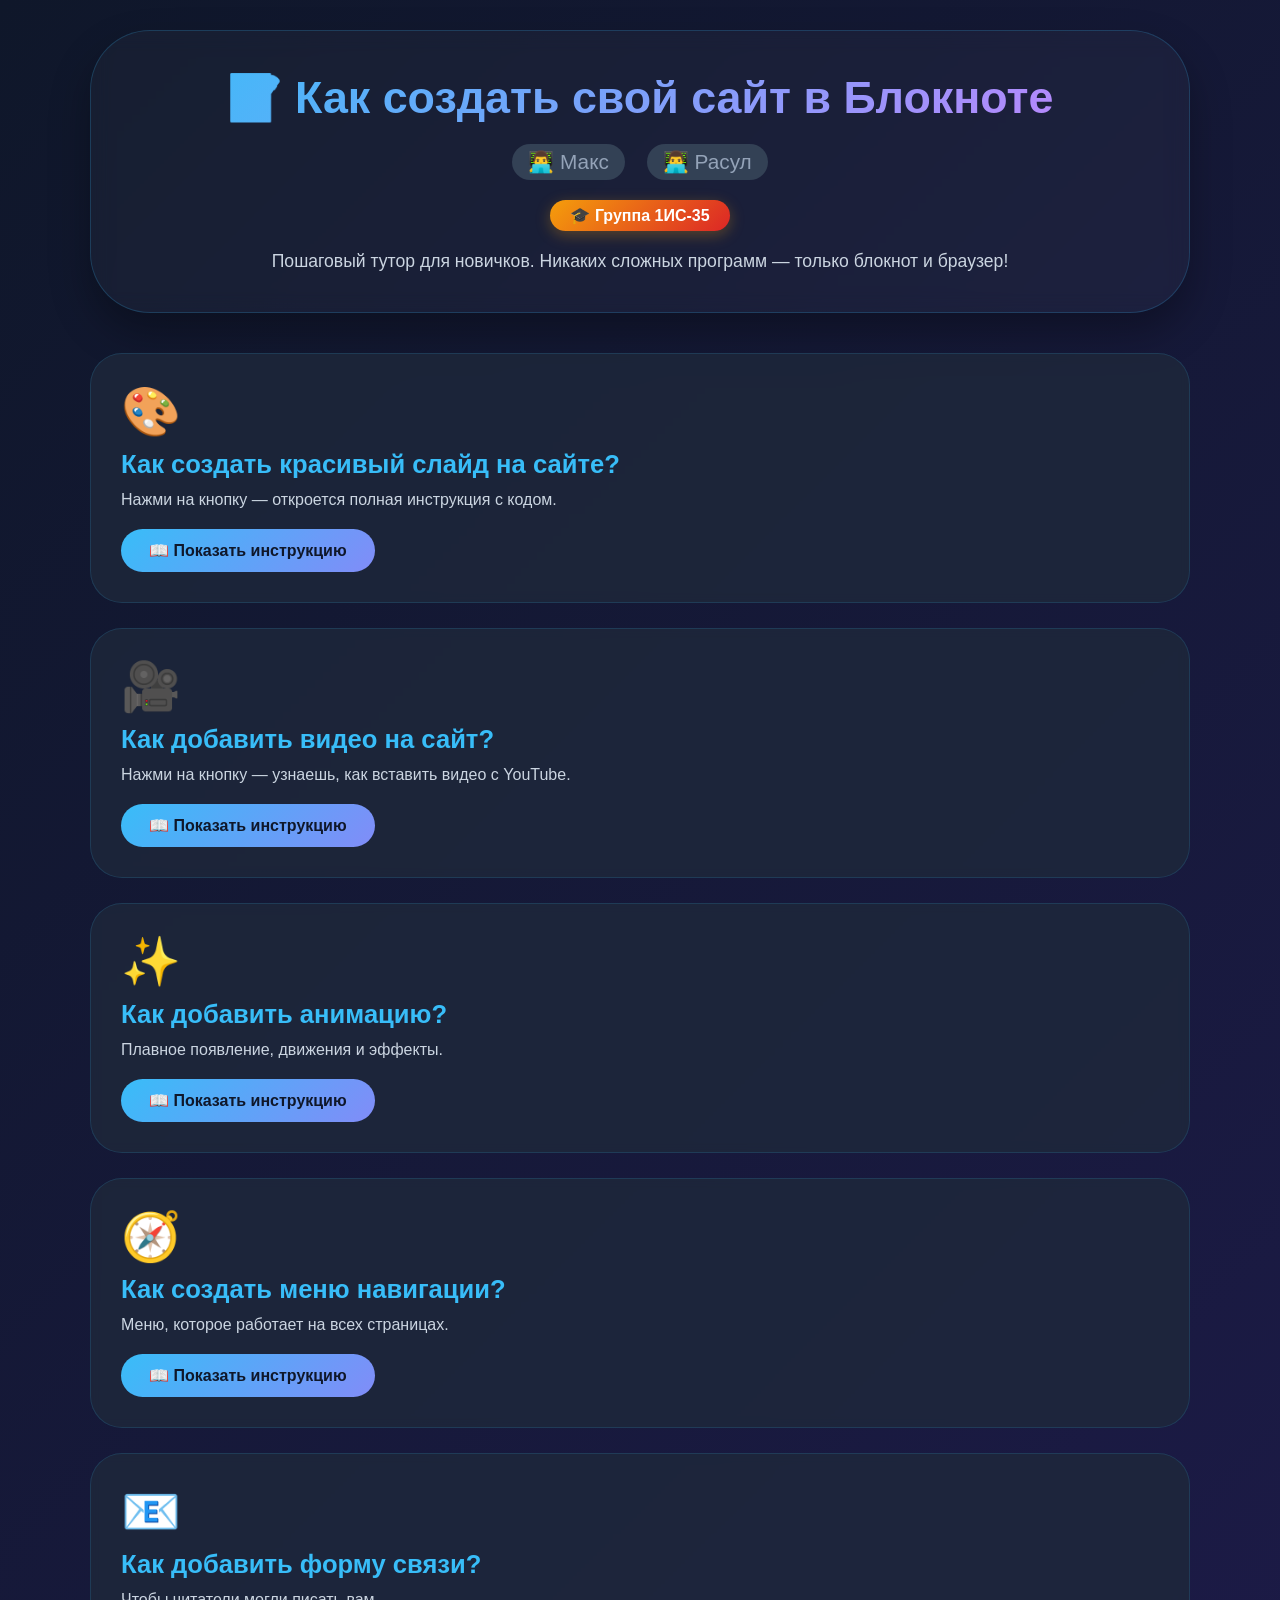
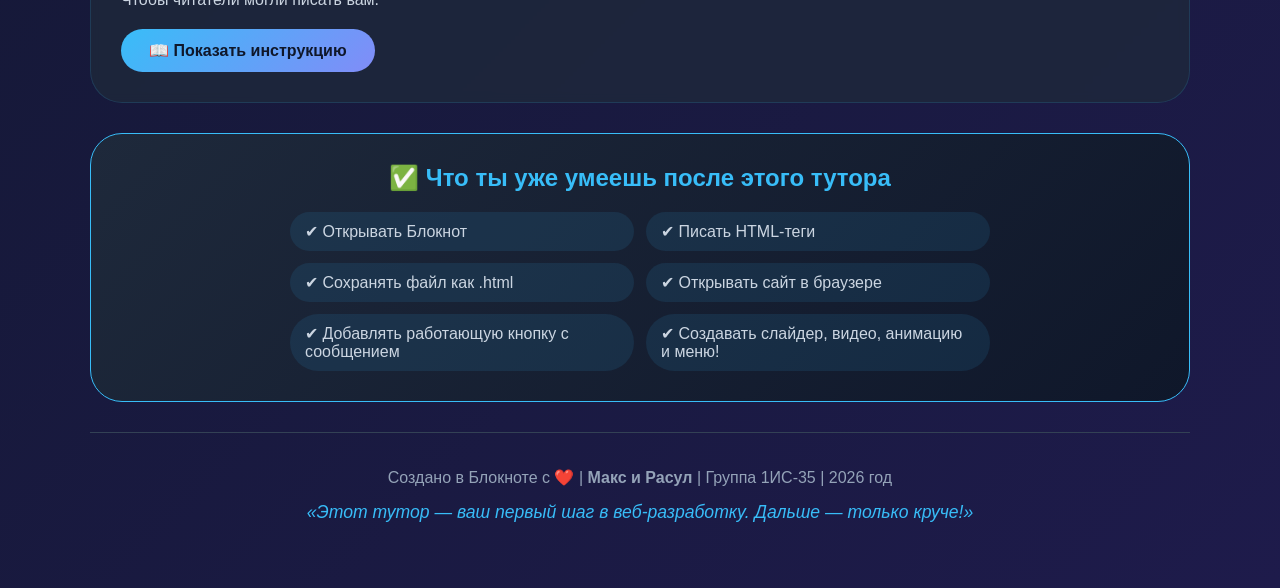
<file: index.html>
<!DOCTYPE html>
<html lang="ru">
<head>
    <meta charset="UTF-8">
    <meta name="viewport" content="width=device-width, initial-scale=1.0">
    <title>Как сделать сайт в блокноте | Тутор от Макса и Расула</title>
    <link rel="stylesheet" href="style.css">
</head>
<body>

    <div class="container">
        
        <!-- КРАСИВАЯ ШАПКА -->
        <div class="header">
            <div class="glitch-text">📝  Как создать свой сайт в Блокноте</div>
            <div class="authors">
                <span>👨‍💻  Макс</span>
                <span>👨‍💻  Расул</span>
            </div>
            <div class="group-badge">🎓 Группа 1ИС-35</div>
            <p class="subtitle">Пошаговый тутор для новичков. Никаких сложных программ — только блокнот и браузер!</p>
        </div>

        <!-- ========== ИНТЕРАКТИВНЫЕ КАРТОЧКИ С КНОПКАМИ ========== -->
        
        <!-- Карточка 1: Как создать слайд -->
        <div class="step-card">
            <div class="card-icon">🎨 </div>
            <h2>Как создать красивый слайд на сайте?</h2>
            <p>Нажми на кнопку — откроется полная инструкция с кодом.</p>
            <button class="open-btn" data-target="slide-guide">📖  Показать инструкцию</button>
            
            <div id="slide-guide" class="hidden-guide">
                <h3>✨ Как добавить слайдер на сайт</h3>
                <p>Вставь этот код в свой HTML-файл (внутрь &lt;body&gt;):</p>
                <code>
&lt;div style="overflow-x: auto; white-space: nowrap; padding: 20px; background: #0f172a; border-radius: 20px;"&gt;
    &lt;img src="https://picsum.photos/300/200?random=1" style="display: inline-block; margin-right: 15px; border-radius: 16px;"&gt;
    &lt;img src="https://picsum.photos/300/200?random=2" style="display: inline-block; margin-right: 15px; border-radius: 16px;"&gt;
    &lt;img src="https://picsum.photos/300/200?random=3" style="display: inline-block; margin-right: 15px; border-radius: 16px;"&gt;
&lt;/div&gt;
&lt;p style="text-align: center;"&gt;👉 Листай вправо, чтобы увидеть все слайды! 👈&lt;/p&gt;
                </code>
                <div class="tip">💡  Это горизонтальный слайдер. Картинки загружаются случайные — замени ссылки на свои!</div>
                <button class="close-btn" data-target="slide-guide">✖️  Закрыть</button>
            </div>
        </div>

        <!-- Карточка 2: Как добавить видео -->
        <div class="step-card">
            <div class="card-icon">🎥 </div>
            <h2>Как добавить видео на сайт?</h2>
            <p>Нажми на кнопку — узнаешь, как вставить видео с YouTube.</p>
            <button class="open-btn" data-target="video-guide">📖  Показать инструкцию</button>
            
            <div id="video-guide" class="hidden-guide">
                <h3>📺 Вставка видео с YouTube</h3>
                <p>Скопируй этот код:</p>
                <code>
&lt;iframe width="100%" height="315" 
    src="https://www.youtube.com/embed/dQw4w9WgXcQ" 
    frameborder="0" 
    allowfullscreen&gt;
&lt;/iframe&gt;
                </code>
                <p><strong>Как получить свою ссылку:</strong> Открой видео на YouTube → нажми "Поделиться" → "Встроить" → скопируй ссылку из src="..."</p>
                <div class="tip">🎬 Замени dQw4w9WgXcQ на ID своего видео!</div>
                <button class="close-btn" data-target="video-guide">✖️  Закрыть</button>
            </div>
        </div>

        <!-- Карточка 3: Как сделать анимацию -->
        <div class="step-card">
            <div class="card-icon">✨</div>
            <h2>Как добавить анимацию?</h2>
            <p>Плавное появление, движения и эффекты.</p>
            <button class="open-btn" data-target="animation-guide">📖  Показать инструкцию</button>
            
            <div id="animation-guide" class="hidden-guide">
                <h3>🎭 Пример анимации</h3>
                <p>Добавь в свой CSS-файл:</p>
                <code>
@keyframes fadeIn {
    from { opacity: 0; transform: translateY(20px); }
to { opacity: 1; transform: translateY(0); }
}

.animated {
    animation: fadeIn 0.6s ease-out;
}
                </code>
                <p>А в HTML напиши:</p>
                <code>
&lt;h1 class="animated"&gt;Я появляюсь плавно!&lt;/h1&gt;
                </code>
                <div class="tip">💫  Анимация сработает при загрузке страницы</div>
                <button class="close-btn" data-target="animation-guide">✖️  Закрыть</button>
            </div>
        </div>

        <!-- Карточка 4: Как сделать меню -->
        <div class="step-card">
            <div class="card-icon">🧭 </div>
            <h2>Как создать меню навигации?</h2>
            <p>Меню, которое работает на всех страницах.</p>
            <button class="open-btn" data-target="menu-guide">📖  Показать инструкцию</button>
            
            <div id="menu-guide" class="hidden-guide">
                <h3>📌  Простое меню</h3>
                <code>
&lt;nav style="background: #1e293b; padding: 15px; border-radius: 50px;"&gt;
    &lt;a href="#" style="color: white; margin: 0 15px;"&gt;Главная&lt;/a&gt;
    &lt;a href="#" style="color: white; margin: 0 15px;"&gt;О нас&lt;/a&gt;
    &lt;a href="#" style="color: white; margin: 0 15px;"&gt;Контакты&lt;/a&gt;
&lt;/nav&gt;
                </code>
                <div class="tip">🔗  Вместо # вставь ссылки на другие страницы (например, about.html)</div>
                <button class="close-btn" data-target="menu-guide">✖️  Закрыть</button>
            </div>
        </div>

        <!-- Карточка 5: Как сделать форму -->
        <div class="step-card">
            <div class="card-icon">📧 </div>
            <h2>Как добавить форму связи?</h2>
            <p>Чтобы читатели могли писать вам.</p>
            <button class="open-btn" data-target="form-guide">📖  Показать инструкцию</button>
            
            <div id="form-guide" class="hidden-guide">
                <h3>📝  Простая форма</h3>
                <code>
&lt;form action="https://formspree.io/f/ваш_ключ" method="POST"&gt;
    &lt;input type="text" placeholder="Ваше имя" required&gt;
    &lt;input type="email" placeholder="Email" required&gt;
    &lt;textarea placeholder="Сообщение" rows="4"&gt;&lt;/textarea&gt;
    &lt;button type="submit"&gt;Отправить&lt;/button&gt;
&lt;/form&gt;
                </code>
                <div class="tip">💌  Бесплатно: зарегистрируйся на formspree.io, получи ключ и вставь его вместо "ваш_ключ"</div>
                <button class="close-btn" data-target="form-guide">✖️  Закрыть</button>
            </div>
        </div>

        <!-- КРАСИВЫЙ ЧЕК-ЛИСТ -->
        <div class="checklist">
            <h2>✅ Что ты уже умеешь после этого тутора</h2>
            <ul>
                <li>✔ Открывать Блокнот</li>
                <li>✔ Писать HTML-теги</li>
                <li>✔ Сохранять файл как .html</li>
                <li>✔ Открывать сайт в браузере</li>
                <li>✔ Добавлять работающую кнопку с сообщением</li>
                <li>✔ Создавать слайдер, видео, анимацию и меню!</li>
            </ul>
        </div>

        <!-- КРАСИВЫЙ ПОДВАЛ -->
        <div class="footer">
            <p>Создано в Блокноте с ❤️  | <strong>Макс и Расул</strong> | Группа 1ИС-35 | 2026 год</p>
            <p class="quote">«Этот тутор — ваш первый шаг в веб-разработку. Дальше — только круче!»</p>
        </div>

    </div>

    <!-- СКРИПТ ДЛЯ КНОПОК (открытие/закрытие инструкций) -->
    <script>
        // Открытие инструкции
        document.querySelectorAll('.open-btn').forEach(button => {
            button.addEventListener('click', function() {
                const targetId = this.getAttribute('data-target');
                const guide = document.getElementById(targetId);
                guide.classList.add('active');
                // Плавная прокрутка к открытой инструкции
                guide.scrollIntoView({ behavior: 'smooth', block: 'nearest' });
            });
        });

        // Закрытие инструкции
document.querySelectorAll('.close-btn').forEach(button => {
            button.addEventListener('click', function() {
                const targetId = this.getAttribute('data-target');
                const guide = document.getElementById(targetId);
                guide.classList.remove('active');
            });
        });

        console.log("%c🔥  Сайт от Макса и Расула | Группа 1ИС-35", "color: #f59e0b; font-size: 18px; font-weight: bold;");
    </script>

</body>
</html>
</file>
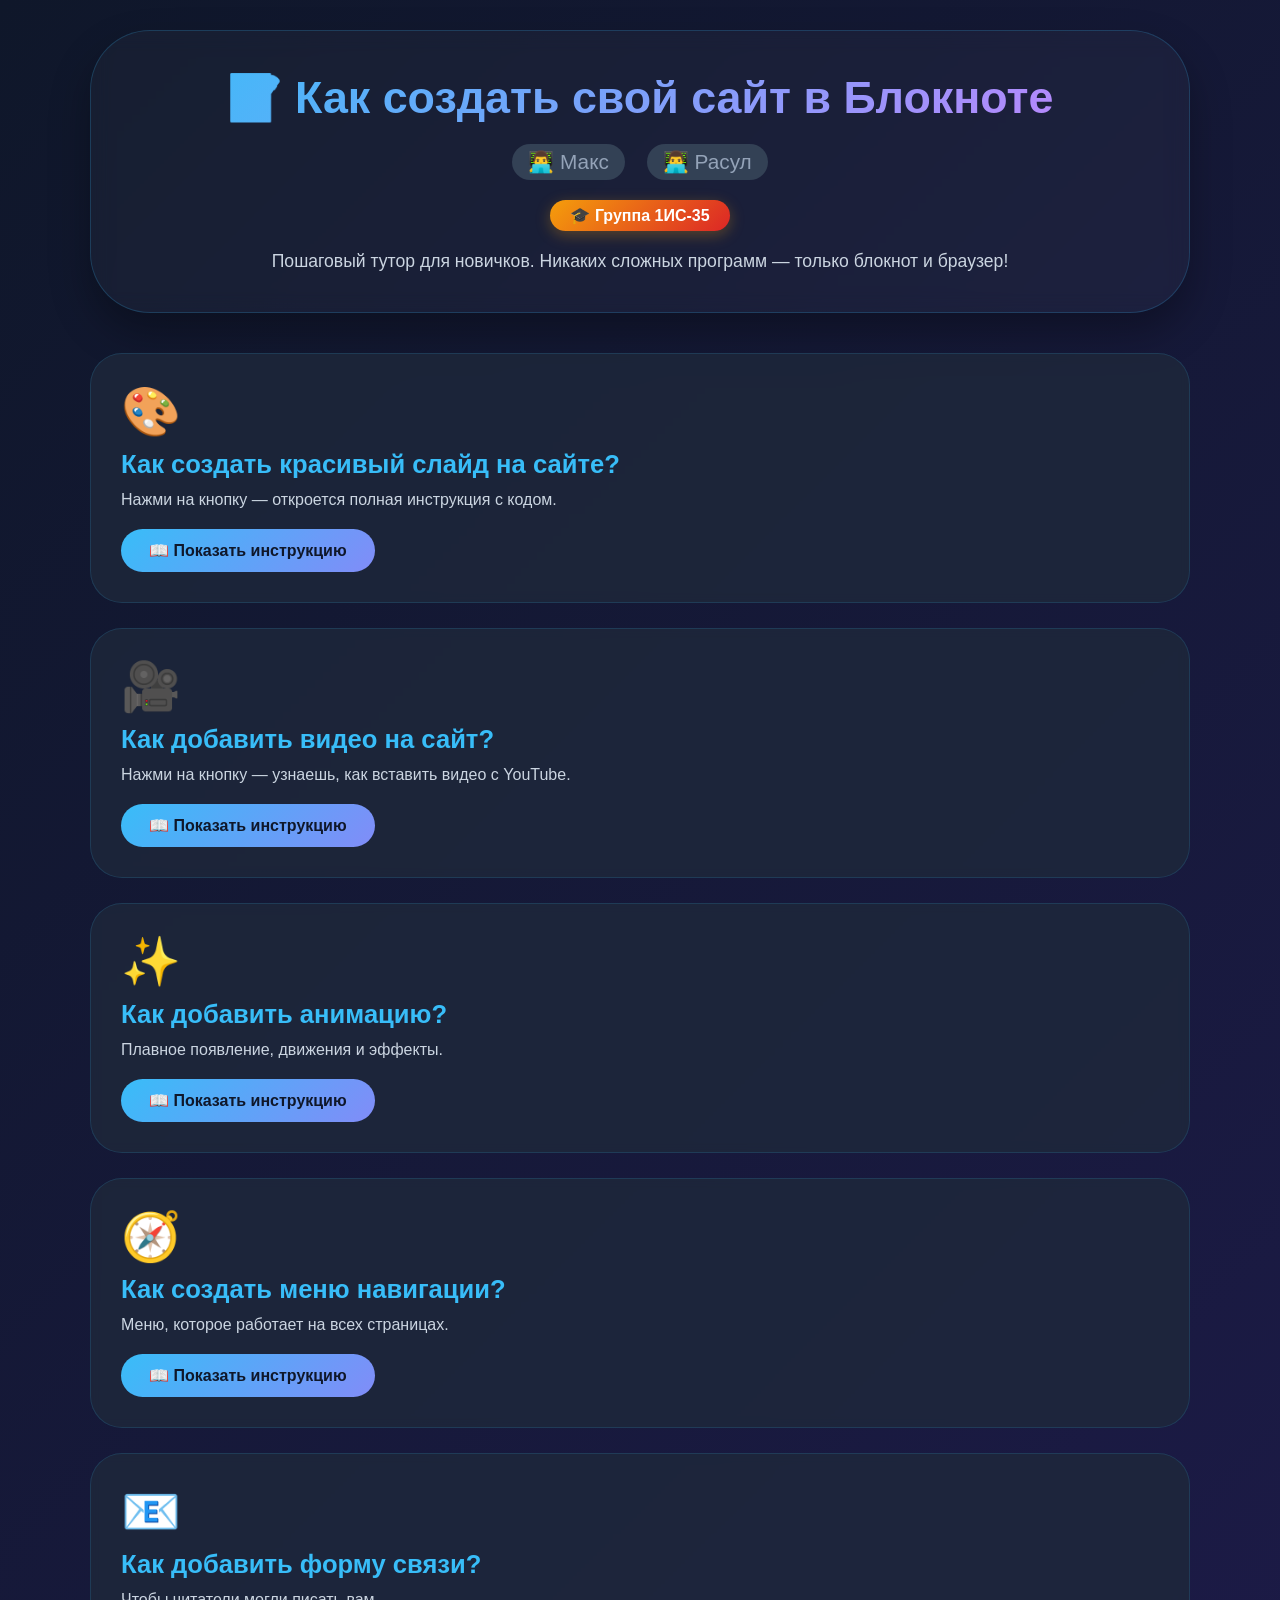
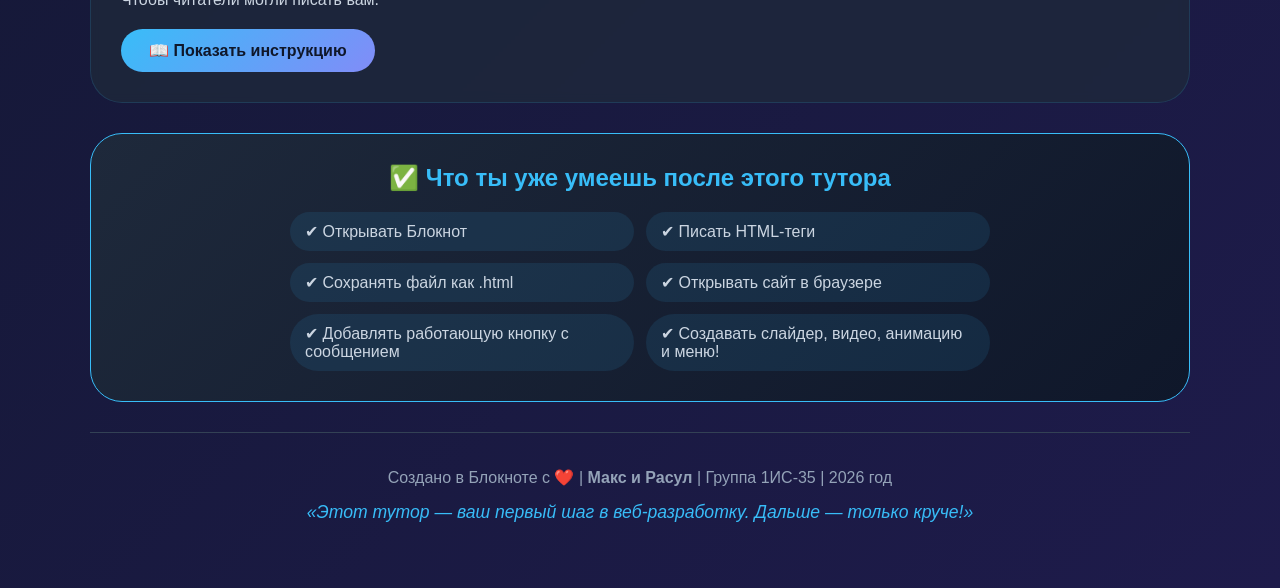
<file: index.html.html>
<!DOCTYPE html>
<html lang="ru">
<head>
    <meta charset="UTF-8">
    <meta name="viewport" content="width=device-width, initial-scale=1.0">
    <title>Как сделать сайт в блокноте | Тутор от Макса и Расула</title>
    <link rel="stylesheet" href="style.css">
</head>
<body>

    <div class="container">
        
        <!-- КРАСИВАЯ ШАПКА -->
        <div class="header">
            <div class="glitch-text">📝  Как создать свой сайт в Блокноте</div>
            <div class="authors">
                <span>👨‍💻  Макс</span>
                <span>👨‍💻  Расул</span>
            </div>
            <div class="group-badge">🎓 Группа 1ИС-35</div>
            <p class="subtitle">Пошаговый тутор для новичков. Никаких сложных программ — только блокнот и браузер!</p>
        </div>

        <!-- ========== ИНТЕРАКТИВНЫЕ КАРТОЧКИ С КНОПКАМИ ========== -->
        
        <!-- Карточка 1: Как создать слайд -->
        <div class="step-card">
            <div class="card-icon">🎨 </div>
            <h2>Как создать красивый слайд на сайте?</h2>
            <p>Нажми на кнопку — откроется полная инструкция с кодом.</p>
            <button class="open-btn" data-target="slide-guide">📖  Показать инструкцию</button>
            
            <div id="slide-guide" class="hidden-guide">
                <h3>✨ Как добавить слайдер на сайт</h3>
                <p>Вставь этот код в свой HTML-файл (внутрь &lt;body&gt;):</p>
                <code>
&lt;div style="overflow-x: auto; white-space: nowrap; padding: 20px; background: #0f172a; border-radius: 20px;"&gt;
    &lt;img src="https://picsum.photos/300/200?random=1" style="display: inline-block; margin-right: 15px; border-radius: 16px;"&gt;
    &lt;img src="https://picsum.photos/300/200?random=2" style="display: inline-block; margin-right: 15px; border-radius: 16px;"&gt;
    &lt;img src="https://picsum.photos/300/200?random=3" style="display: inline-block; margin-right: 15px; border-radius: 16px;"&gt;
&lt;/div&gt;
&lt;p style="text-align: center;"&gt;👉 Листай вправо, чтобы увидеть все слайды! 👈&lt;/p&gt;
                </code>
                <div class="tip">💡  Это горизонтальный слайдер. Картинки загружаются случайные — замени ссылки на свои!</div>
                <button class="close-btn" data-target="slide-guide">✖️  Закрыть</button>
            </div>
        </div>

        <!-- Карточка 2: Как добавить видео -->
        <div class="step-card">
            <div class="card-icon">🎥 </div>
            <h2>Как добавить видео на сайт?</h2>
            <p>Нажми на кнопку — узнаешь, как вставить видео с YouTube.</p>
            <button class="open-btn" data-target="video-guide">📖  Показать инструкцию</button>
            
            <div id="video-guide" class="hidden-guide">
                <h3>📺 Вставка видео с YouTube</h3>
                <p>Скопируй этот код:</p>
                <code>
&lt;iframe width="100%" height="315" 
    src="https://www.youtube.com/embed/dQw4w9WgXcQ" 
    frameborder="0" 
    allowfullscreen&gt;
&lt;/iframe&gt;
                </code>
                <p><strong>Как получить свою ссылку:</strong> Открой видео на YouTube → нажми "Поделиться" → "Встроить" → скопируй ссылку из src="..."</p>
                <div class="tip">🎬 Замени dQw4w9WgXcQ на ID своего видео!</div>
                <button class="close-btn" data-target="video-guide">✖️  Закрыть</button>
            </div>
        </div>

        <!-- Карточка 3: Как сделать анимацию -->
        <div class="step-card">
            <div class="card-icon">✨</div>
            <h2>Как добавить анимацию?</h2>
            <p>Плавное появление, движения и эффекты.</p>
            <button class="open-btn" data-target="animation-guide">📖  Показать инструкцию</button>
            
            <div id="animation-guide" class="hidden-guide">
                <h3>🎭 Пример анимации</h3>
                <p>Добавь в свой CSS-файл:</p>
                <code>
@keyframes fadeIn {
    from { opacity: 0; transform: translateY(20px); }
to { opacity: 1; transform: translateY(0); }
}

.animated {
    animation: fadeIn 0.6s ease-out;
}
                </code>
                <p>А в HTML напиши:</p>
                <code>
&lt;h1 class="animated"&gt;Я появляюсь плавно!&lt;/h1&gt;
                </code>
                <div class="tip">💫  Анимация сработает при загрузке страницы</div>
                <button class="close-btn" data-target="animation-guide">✖️  Закрыть</button>
            </div>
        </div>

        <!-- Карточка 4: Как сделать меню -->
        <div class="step-card">
            <div class="card-icon">🧭 </div>
            <h2>Как создать меню навигации?</h2>
            <p>Меню, которое работает на всех страницах.</p>
            <button class="open-btn" data-target="menu-guide">📖  Показать инструкцию</button>
            
            <div id="menu-guide" class="hidden-guide">
                <h3>📌  Простое меню</h3>
                <code>
&lt;nav style="background: #1e293b; padding: 15px; border-radius: 50px;"&gt;
    &lt;a href="#" style="color: white; margin: 0 15px;"&gt;Главная&lt;/a&gt;
    &lt;a href="#" style="color: white; margin: 0 15px;"&gt;О нас&lt;/a&gt;
    &lt;a href="#" style="color: white; margin: 0 15px;"&gt;Контакты&lt;/a&gt;
&lt;/nav&gt;
                </code>
                <div class="tip">🔗  Вместо # вставь ссылки на другие страницы (например, about.html)</div>
                <button class="close-btn" data-target="menu-guide">✖️  Закрыть</button>
            </div>
        </div>

        <!-- Карточка 5: Как сделать форму -->
        <div class="step-card">
            <div class="card-icon">📧 </div>
            <h2>Как добавить форму связи?</h2>
            <p>Чтобы читатели могли писать вам.</p>
            <button class="open-btn" data-target="form-guide">📖  Показать инструкцию</button>
            
            <div id="form-guide" class="hidden-guide">
                <h3>📝  Простая форма</h3>
                <code>
&lt;form action="https://formspree.io/f/ваш_ключ" method="POST"&gt;
    &lt;input type="text" placeholder="Ваше имя" required&gt;
    &lt;input type="email" placeholder="Email" required&gt;
    &lt;textarea placeholder="Сообщение" rows="4"&gt;&lt;/textarea&gt;
    &lt;button type="submit"&gt;Отправить&lt;/button&gt;
&lt;/form&gt;
                </code>
                <div class="tip">💌  Бесплатно: зарегистрируйся на formspree.io, получи ключ и вставь его вместо "ваш_ключ"</div>
                <button class="close-btn" data-target="form-guide">✖️  Закрыть</button>
            </div>
        </div>

        <!-- КРАСИВЫЙ ЧЕК-ЛИСТ -->
        <div class="checklist">
            <h2>✅ Что ты уже умеешь после этого тутора</h2>
            <ul>
                <li>✔ Открывать Блокнот</li>
                <li>✔ Писать HTML-теги</li>
                <li>✔ Сохранять файл как .html</li>
                <li>✔ Открывать сайт в браузере</li>
                <li>✔ Добавлять работающую кнопку с сообщением</li>
                <li>✔ Создавать слайдер, видео, анимацию и меню!</li>
            </ul>
        </div>

        <!-- КРАСИВЫЙ ПОДВАЛ -->
        <div class="footer">
            <p>Создано в Блокноте с ❤️  | <strong>Макс и Расул</strong> | Группа 1ИС-35 | 2026 год</p>
            <p class="quote">«Этот тутор — ваш первый шаг в веб-разработку. Дальше — только круче!»</p>
        </div>

    </div>

    <!-- СКРИПТ ДЛЯ КНОПОК (открытие/закрытие инструкций) -->
    <script>
        // Открытие инструкции
        document.querySelectorAll('.open-btn').forEach(button => {
            button.addEventListener('click', function() {
                const targetId = this.getAttribute('data-target');
                const guide = document.getElementById(targetId);
                guide.classList.add('active');
                // Плавная прокрутка к открытой инструкции
                guide.scrollIntoView({ behavior: 'smooth', block: 'nearest' });
            });
        });

        // Закрытие инструкции
document.querySelectorAll('.close-btn').forEach(button => {
            button.addEventListener('click', function() {
                const targetId = this.getAttribute('data-target');
                const guide = document.getElementById(targetId);
                guide.classList.remove('active');
            });
        });

        console.log("%c🔥  Сайт от Макса и Расула | Группа 1ИС-35", "color: #f59e0b; font-size: 18px; font-weight: bold;");
    </script>

</body>
</html>
</file>
<file: style.css>
/* ===== ОСНОВНЫЕ СТИЛИ ===== */
* {
    margin: 0;
    padding: 0;
    box-sizing: border-box;
}

body {
    background: linear-gradient(135deg, #0f172a 0%, #1e1b4b 100%);
    font-family: 'Segoe UI', Tahoma, Geneva, Verdana, sans-serif;
    padding: 30px 20px;
    color: #f1f5f9;
    min-height: 100vh;
}

.container {
    max-width: 1100px;
    margin: 0 auto;
}

/* ===== КРАСИВАЯ ШАПКА ===== */
.header {
    text-align: center;
    padding: 40px 20px;
    background: rgba(255, 255, 255, 0.03);
    backdrop-filter: blur(10px);
    border-radius: 60px;
    margin-bottom: 40px;
    border: 1px solid rgba(56, 189, 248, 0.2);
    box-shadow: 0 20px 40px rgba(0, 0, 0, 0.3);
}

.glitch-text {
    font-size: 2.8em;
    font-weight: bold;
    background: linear-gradient(135deg, #38bdf8, #c084fc, #38bdf8);
    background-size: 200% auto;
    -webkit-background-clip: text;
    background-clip: text;
    color: transparent;
    animation: shimmer 3s linear infinite;
}

@keyframes shimmer {
    0% { background-position: 0% center; }
    100% { background-position: 200% center; }
}

.authors {
    font-size: 1.3em;
    margin: 20px 0 10px;
    color: #94a3b8;
}

.authors span {
    background: #334155;
    padding: 6px 16px;
    border-radius: 40px;
    margin: 0 8px;
    display: inline-block;
    transition: 0.2s;
}

.authors span:hover {
    background: #38bdf8;
    color: #0f172a;
    transform: translateY(-3px);
}

.group-badge {
    background: linear-gradient(135deg, #f59e0b, #dc2626);
    color: white;
    padding: 6px 20px;
    border-radius: 40px;
    display: inline-block;
    font-weight: bold;
    margin-top: 10px;
    box-shadow: 0 4px 15px rgba(245, 158, 11, 0.3);
}

.subtitle {
    margin-top: 20px;
    font-size: 1.1em;
    color: #cbd5e1;
}

/* ===== КАРТОЧКИ С ИНСТРУКЦИЯМИ ===== */
.step-card {
    background: rgba(30, 41, 59, 0.8);
    backdrop-filter: blur(5px);
    border-radius: 32px;
    padding: 30px;
    margin-bottom: 25px;
    border: 1px solid rgba(56, 189, 248, 0.15);
    transition: all 0.3s ease;
}

.step-card:hover {
    transform: translateY(-5px);
    border-color: #38bdf8;
    box-shadow: 0 20px 35px rgba(0, 0, 0, 0.3);
}

.card-icon {
    font-size: 3em;
    margin-bottom: 10px;
}

.step-card h2 {
    color: #38bdf8;
    margin-bottom: 12px;
    font-size: 1.6em;
}

.step-card p {
    color: #cbd5e1;
    margin-bottom: 20px;
}

/* ===== КНОПКИ ===== */
button {
    background: linear-gradient(135deg, #38bdf8, #818cf8);
    color: #0f172a;
    border: none;
    padding: 12px 28px;
    border-radius: 50px;
    font-size: 1em;
    font-weight: bold;
    cursor: pointer;
    transition: all 0.2s ease;
    margin-right: 10px;
}

button:hover {
    transform: scale(1.02);
    box-shadow: 0 5px 20px rgba(56, 189, 248, 0.4);
}

.close-btn {
    background: #334155;
    color: #f1f5f9;
    margin-top: 15px;
}

.close-btn:hover {
    background: #dc2626;
    box-shadow: none;
}

/* ===== СКРЫТЫЕ ИНСТРУКЦИИ ===== */
.hidden-guide {
    display: none;
    background: #0f172a;
    border-radius: 24px;
    padding: 25px;
    margin-top: 25px;
    border-left: 5px solid #38bdf8;
    animation: fadeInUp 0.4s ease;
}

.hidden-guide.active {
    display: block;
}

@keyframes fadeInUp {
    from {
        opacity: 0;
        transform: translateY(20px);
    }
    to {
        opacity: 1;
        transform: translateY(0);
    }
}

.hidden-guide h3 {
    color: #f59e0b;
    margin-bottom: 15px;
    font-size: 1.3em;
}

.hidden-guide code {
    display: block;
    background: #020617;
    padding: 15px;
    border-radius: 16px;
    font-family: 'Courier New', monospace;
    font-size: 13px;
    color: #a5f3fc;
    margin: 15px 0;
    overflow-x: auto;
    white-space: pre-wrap;
    word-break: break-word;
    border: 1px solid #334155;
}

.hidden-guide .tip {
    background: #1e293b;
    padding: 12px;
    border-radius: 16px;
    border-left: 4px solid #f59e0b;
    margin-top: 15px;
    color: #fde047;
}
/* ===== ЧЕК-ЛИСТ ===== */
.checklist {
    background: linear-gradient(135deg, #1e293b, #0f172a);
    border-radius: 32px;
    padding: 30px;
    margin: 30px 0;
    text-align: center;
    border: 1px solid #38bdf8;
}

.checklist h2 {
    color: #38bdf8;
    margin-bottom: 20px;
}

.checklist ul {
    display: grid;
    grid-template-columns: repeat(auto-fit, minmax(250px, 1fr));
    gap: 12px;
    list-style: none;
    text-align: left;
    max-width: 700px;
    margin: 0 auto;
}

.checklist li {
    background: rgba(56, 189, 248, 0.1);
    padding: 10px 15px;
    border-radius: 40px;
    color: #cbd5e1;
}

/* ===== ПОДВАЛ ===== */
.footer {
    text-align: center;
    padding: 35px;
    margin-top: 30px;
    border-top: 1px solid #334155;
    color: #94a3b8;
}

.footer .quote {
    margin-top: 15px;
    font-style: italic;
    color: #38bdf8;
    font-size: 1.1em;
}

/* ===== АДАПТАЦИЯ ПОД ТЕЛЕФОН ===== */
@media (max-width: 600px) {
    .glitch-text {
        font-size: 1.8em;
    }
    
    .step-card {
        padding: 20px;
    }
    
    button {
        padding: 10px 18px;
        font-size: 0.9em;
    }
    
    .hidden-guide code {
        font-size: 11px;
        padding: 10px;
    }
}
</file>
